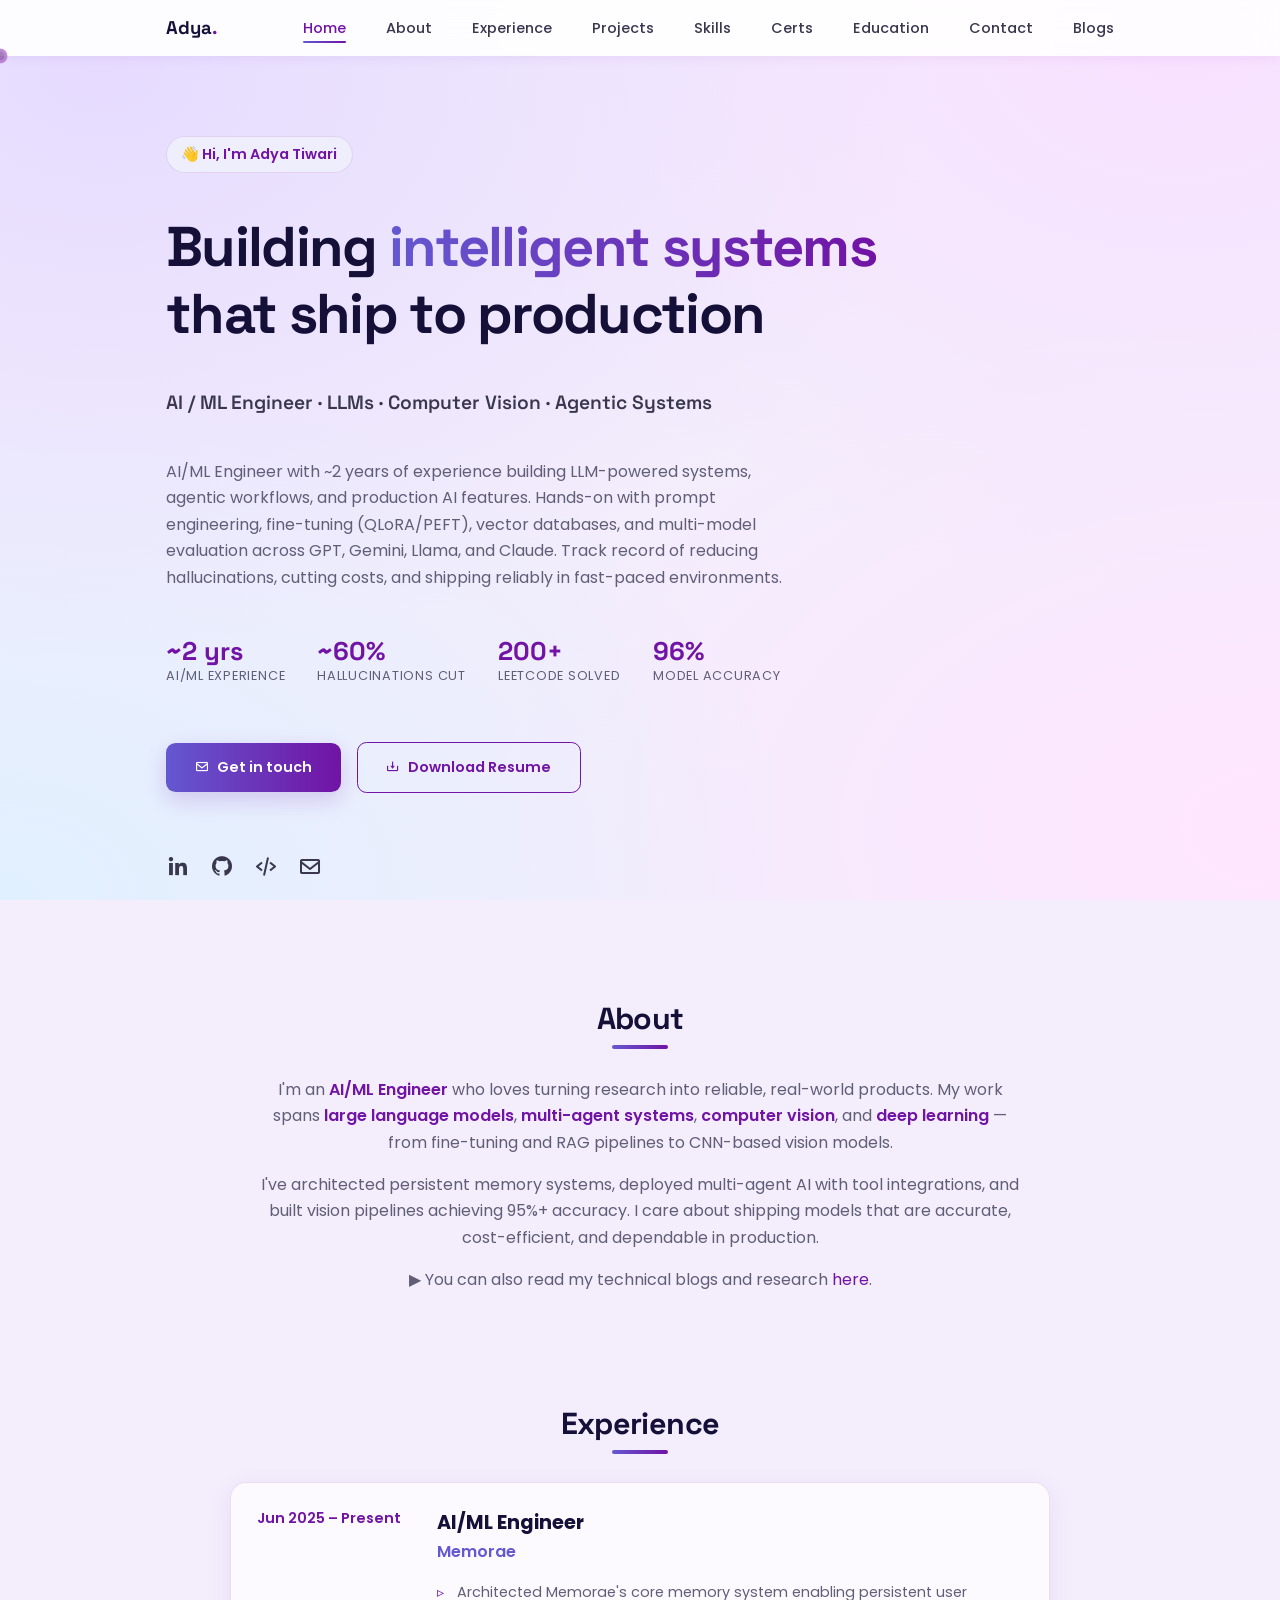
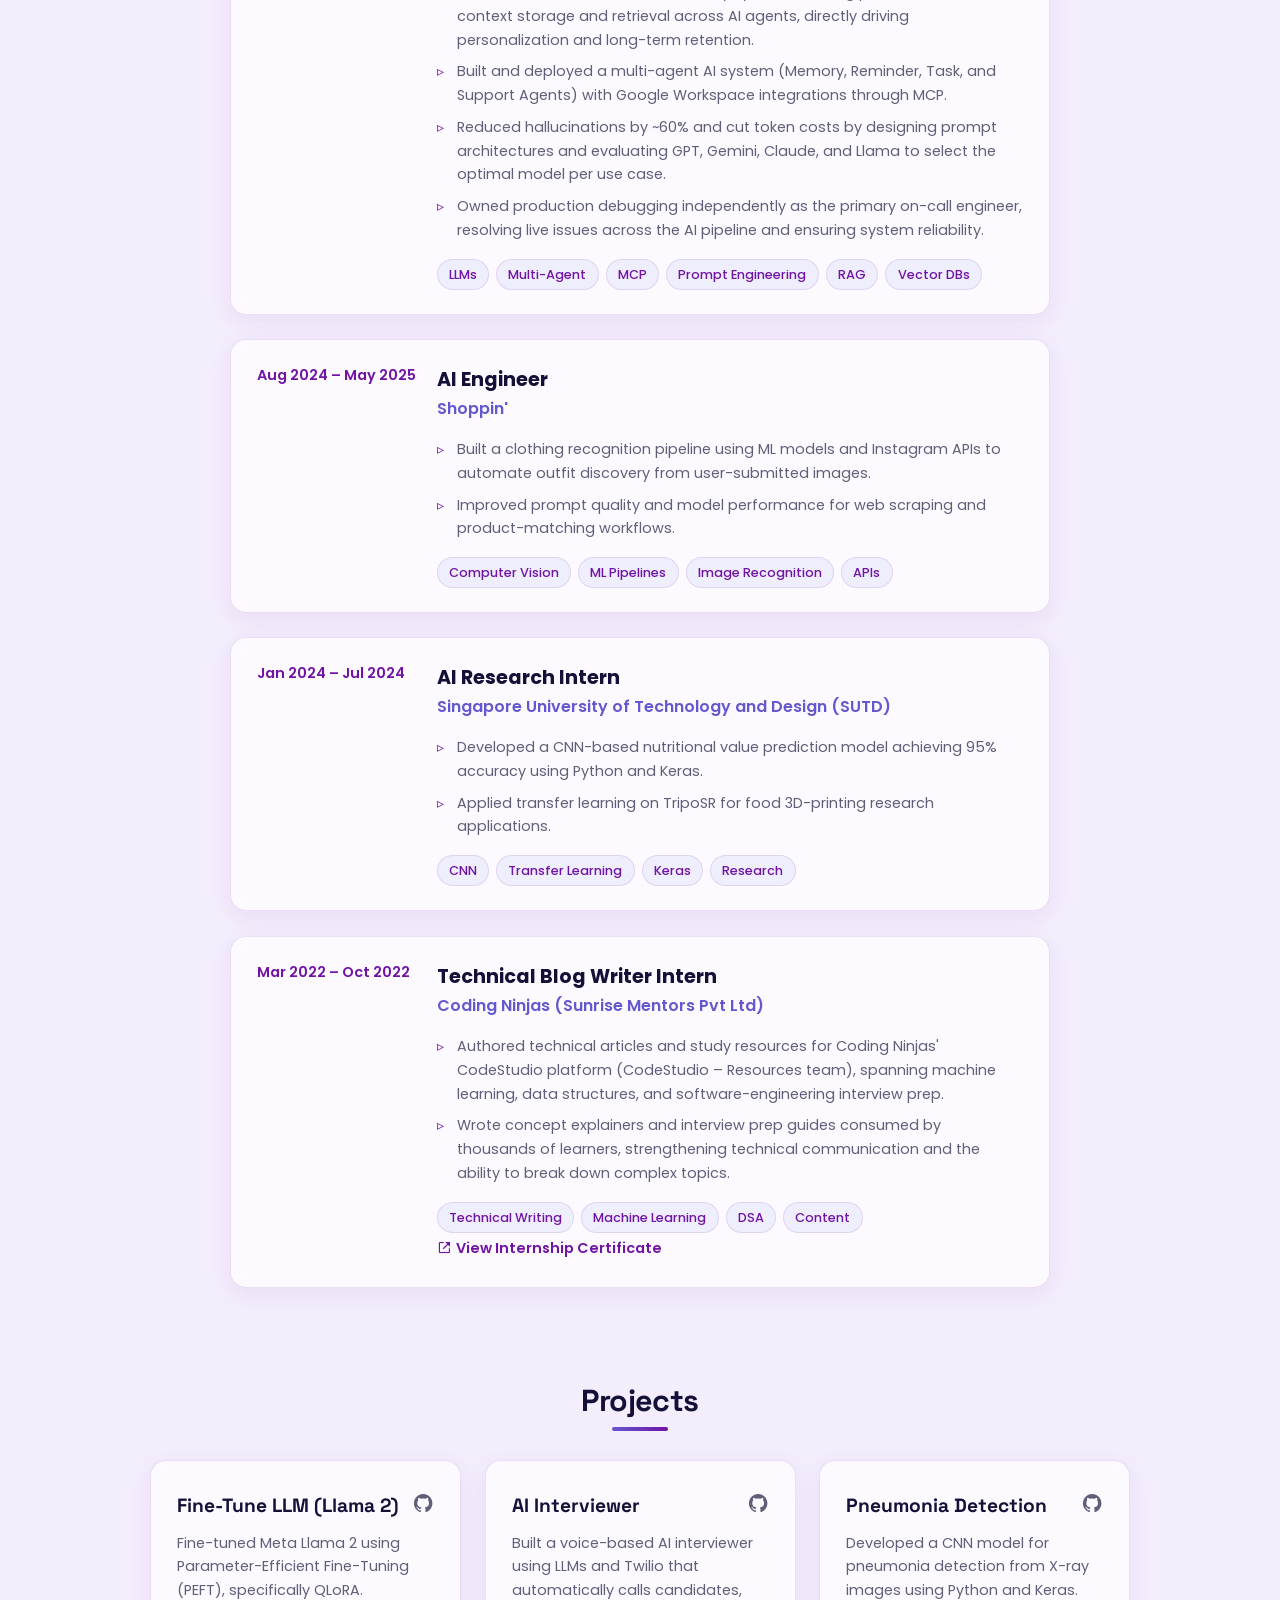
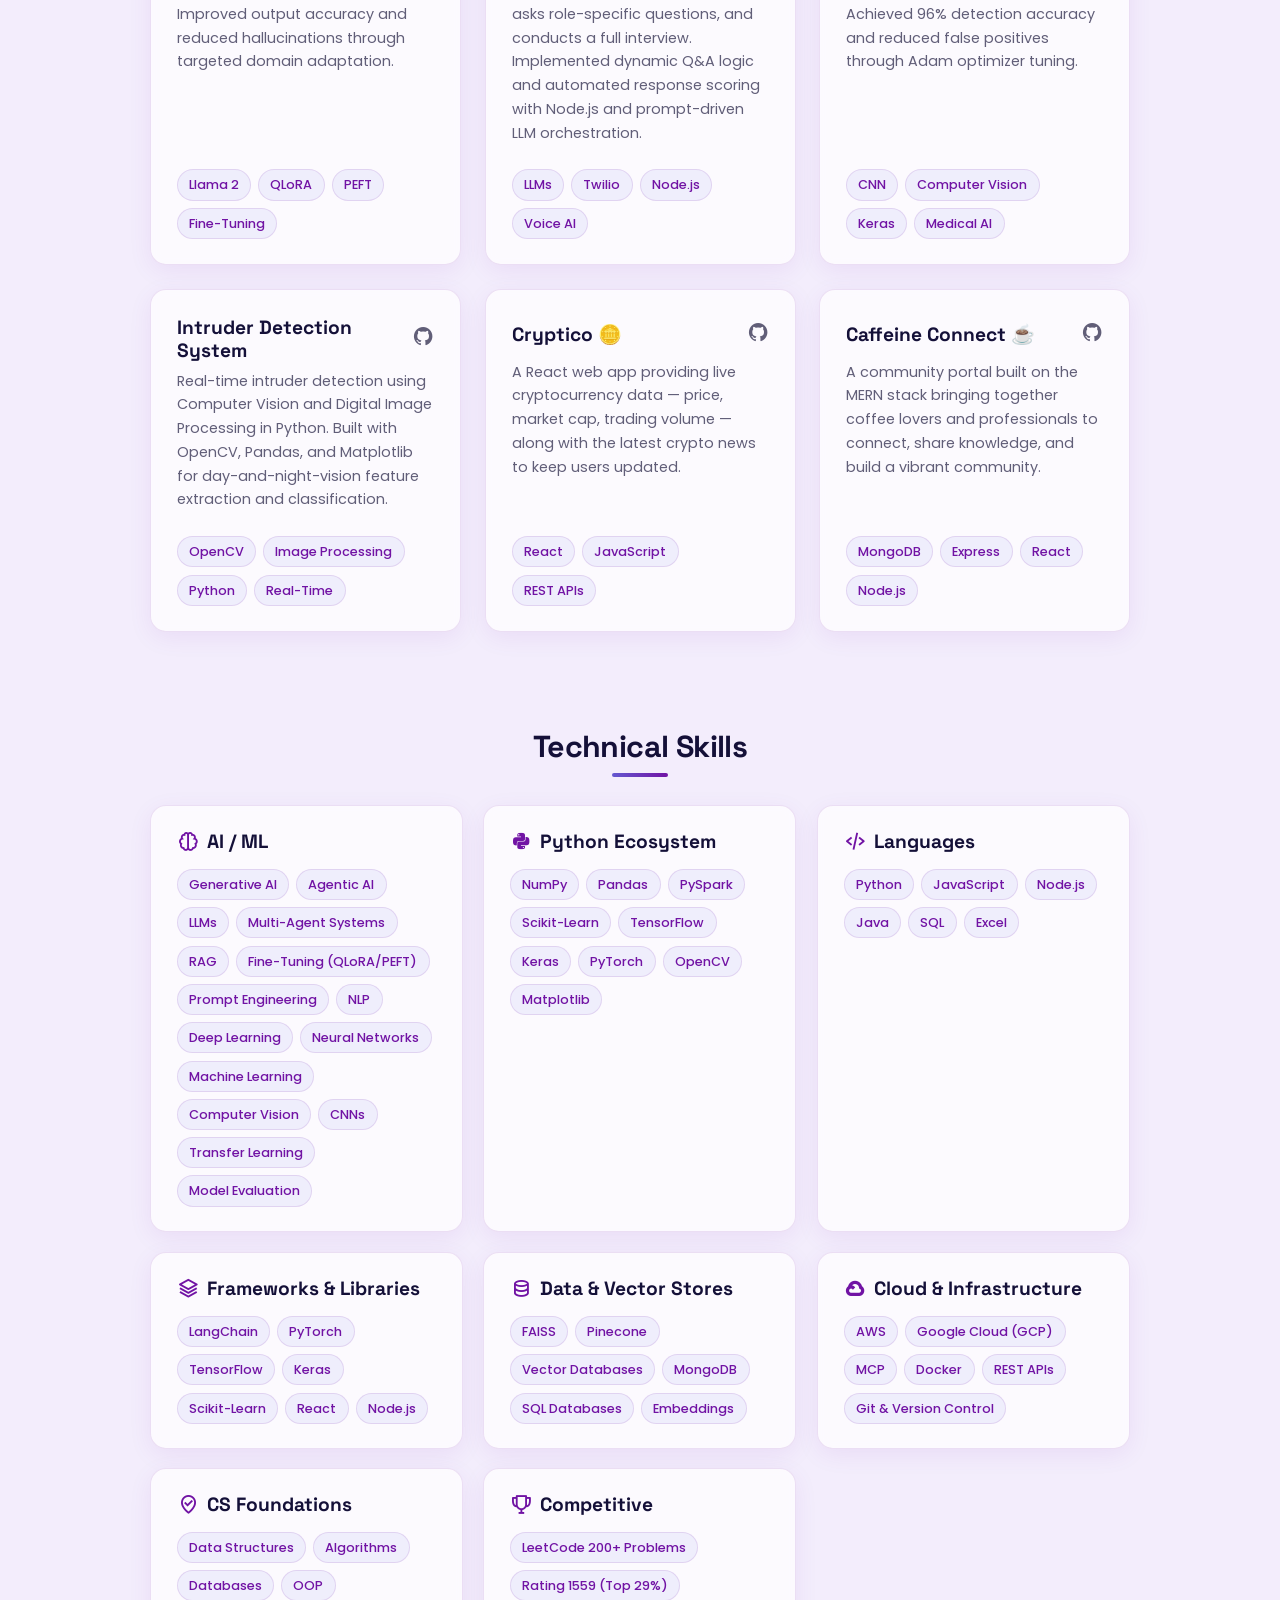
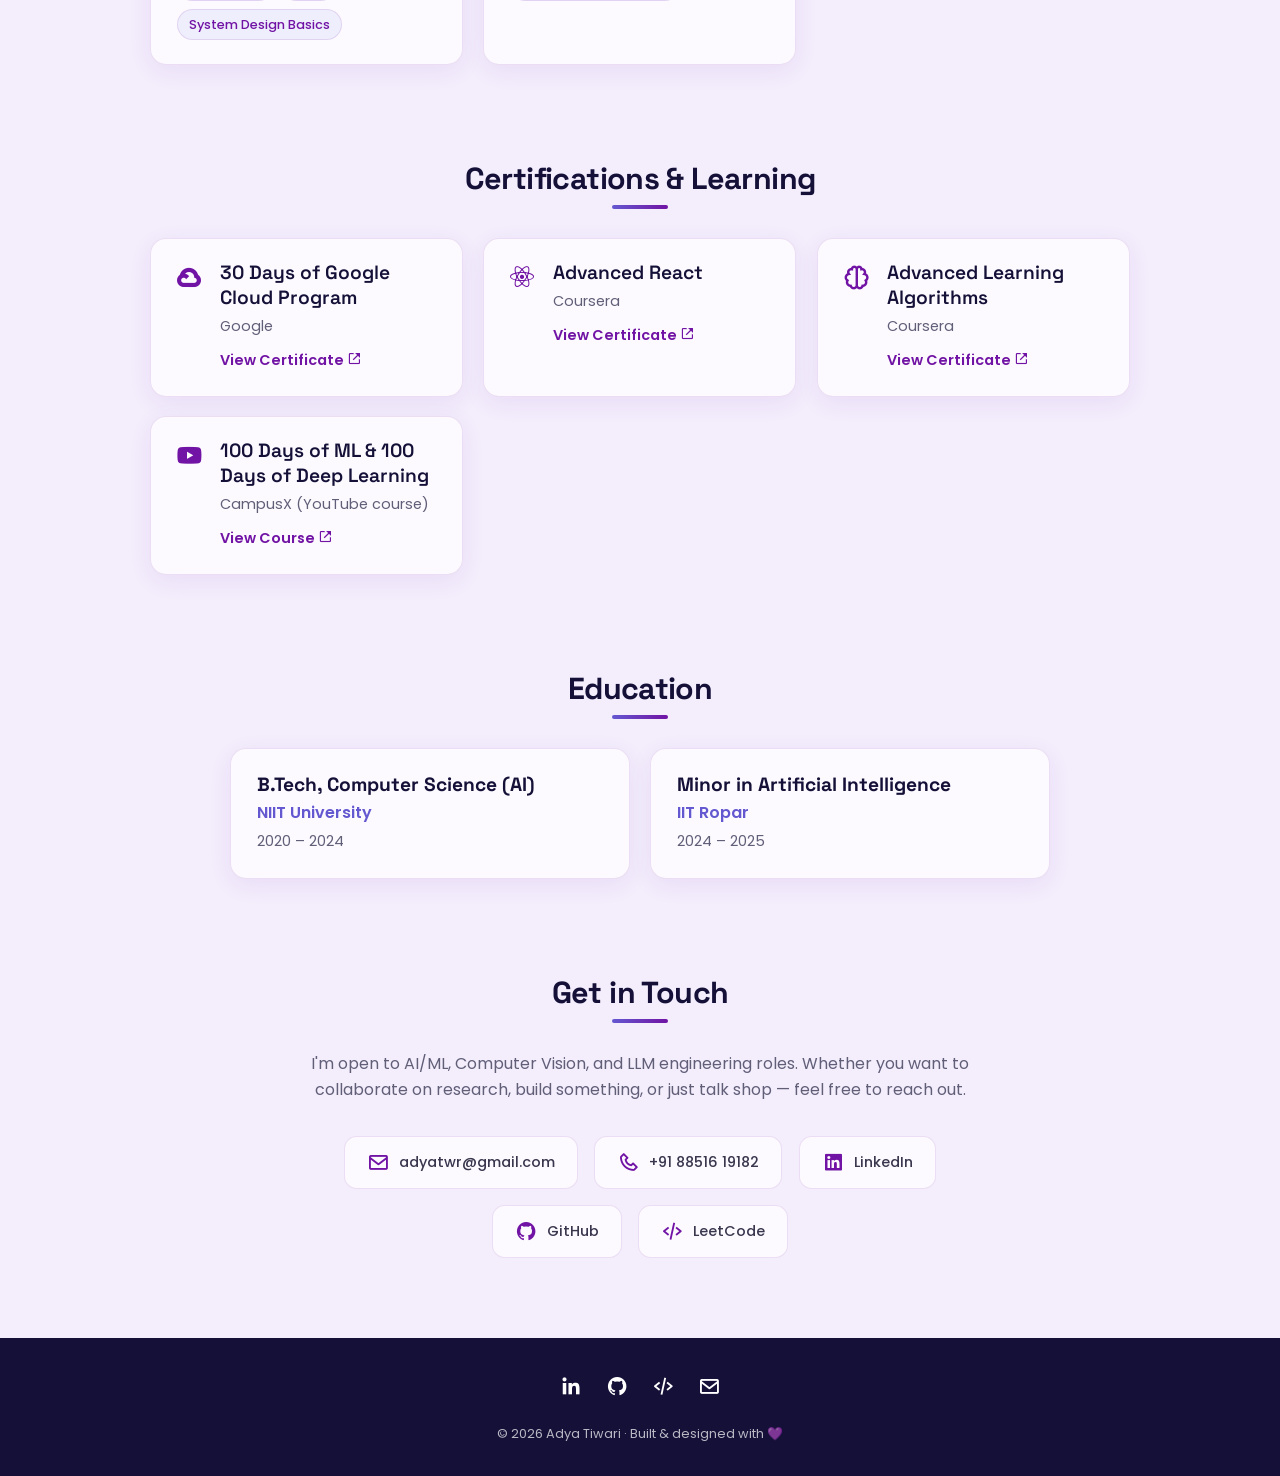
<file: index.html>
<!DOCTYPE html>
<html lang="en">

<head>
    <link rel="icon" type="image/png" href="assets/img/tab.png">
    <meta charset="UTF-8">
    <meta name="viewport" content="width=device-width, initial-scale=1.0">
    <meta name="description" content="Adya Tiwari — AI/ML Engineer building LLM-powered systems, agentic workflows, and production AI features.">
    <link rel="stylesheet" href="assets/css/styles.css?v=4">

    <!-- =====BOX ICONS===== -->
    <link href='https://cdn.jsdelivr.net/npm/boxicons@2.1.4/css/boxicons.min.css' rel='stylesheet'>

    <title>Adya Tiwari — AI/ML Engineer</title>
</head>

<body>
    <div class="cursor"></div>
    <div class="cursor-shadow"></div>

    <!--===== HEADER =====-->
    <header class="l-header">
        <nav class="nav">
            <a href="#home" class="nav__logo">Adya<span>.</span></a>

            <div class="nav__menu" id="nav-menu">
                <ul class="nav__list">
                    <li class="nav__item"><a href="#home" class="nav__link active">Home</a></li>
                    <li class="nav__item"><a href="#about" class="nav__link">About</a></li>
                    <li class="nav__item"><a href="#experience" class="nav__link">Experience</a></li>
                    <li class="nav__item"><a href="#projects" class="nav__link">Projects</a></li>
                    <li class="nav__item"><a href="#skills" class="nav__link">Skills</a></li>
                    <li class="nav__item"><a href="#certifications" class="nav__link">Certs</a></li>
                    <li class="nav__item"><a href="#education" class="nav__link">Education</a></li>
                    <li class="nav__item"><a href="#contact" class="nav__link">Contact</a></li>
                    <li class="nav__item"><a href="blog.html" class="nav__link">Blogs</a></li>
                </ul>
            </div>

            <div class="nav__toggle" id="nav-toggle">
                <i class='bx bx-menu'></i>
            </div>
        </nav>
    </header>

    <main class="l-main">
        <!--===== HOME / HERO =====-->
        <section class="home bd-grid" id="home">
            <div class="home__container">
                <span class="home__greeting">👋 Hi, I'm Adya Tiwari</span>
                <h1 class="home__title">Building <span class="home__title-color">intelligent systems</span><br>that ship to production</h1>
                <p class="home__role">AI / ML Engineer · LLMs · Computer Vision · Agentic Systems</p>
                <p class="home__text">
                    AI/ML Engineer with ~2 years of experience building LLM-powered systems, agentic workflows, and
                    production AI features. Hands-on with prompt engineering, fine-tuning (QLoRA/PEFT), vector databases,
                    and multi-model evaluation across GPT, Gemini, Llama, and Claude. Track record of reducing
                    hallucinations, cutting costs, and shipping reliably in fast-paced environments.
                </p>

                <div class="home__stats">
                    <div class="stat">
                        <div class="stat__number">~2 yrs</div>
                        <div class="stat__label">AI/ML Experience</div>
                    </div>
                    <div class="stat">
                        <div class="stat__number">~60%</div>
                        <div class="stat__label">Hallucinations Cut</div>
                    </div>
                    <div class="stat">
                        <div class="stat__number">200+</div>
                        <div class="stat__label">LeetCode Solved</div>
                    </div>
                    <div class="stat">
                        <div class="stat__number">96%</div>
                        <div class="stat__label">Model Accuracy</div>
                    </div>
                </div>

                <div class="home__actions">
                    <a href="#contact" class="button"><i class='bx bx-envelope'></i> Get in touch</a>
                    <a href="assets/img/Adya_Tiwari_CV.pdf" class="button button--ghost" download="Adya_Tiwari_Resume.pdf"><i class='bx bx-download'></i> Download Resume</a>
                </div>

                <div class="home__social">
                    <a href="https://www.linkedin.com/in/adya-tiwari-71a06b21b/" class="home__social-icon" aria-label="LinkedIn" target="_blank" rel="noopener"><i class='bx bxl-linkedin'></i></a>
                    <a href="https://github.com/adya14" class="home__social-icon" aria-label="GitHub" target="_blank" rel="noopener"><i class='bx bxl-github'></i></a>
                    <a href="https://leetcode.com/u/adya_twr14/" class="home__social-icon" aria-label="LeetCode" target="_blank" rel="noopener"><i class='bx bx-code-alt'></i></a>
                    <a href="mailto:adyatwr@gmail.com" class="home__social-icon" aria-label="Email"><i class='bx bx-envelope'></i></a>
                </div>
            </div>
        </section>

        <!--===== ABOUT =====-->
        <section class="about section" id="about">
            <h2 class="section-title">About</h2>
            <div class="about__container">
                <p class="about__text">
                    I'm an <span class="about__highlight">AI/ML Engineer</span> who loves turning research into reliable,
                    real-world products. My work spans <span class="about__highlight">large language models</span>,
                    <span class="about__highlight">multi-agent systems</span>, <span class="about__highlight">computer vision</span>,
                    and <span class="about__highlight">deep learning</span> — from fine-tuning and RAG pipelines to
                    CNN-based vision models.
                </p>
                <p class="about__text">
                    I've architected persistent memory systems, deployed multi-agent AI with tool integrations, and
                    built vision pipelines achieving 95%+ accuracy. I care about shipping models that are accurate,
                    cost-efficient, and dependable in production.
                </p>
                <p class="about__text">
                    ▶ You can also read my technical blogs and research <a href="blog.html">here</a>.
                </p>
            </div>
        </section>

        <!--===== EXPERIENCE =====-->
        <section class="experience section" id="experience">
            <h2 class="section-title">Experience</h2>
            <div class="timeline">

                <div class="exp card">
                    <div class="exp__date">Jun 2025 – Present</div>
                    <div class="exp__body">
                        <div class="exp__role">AI/ML Engineer</div>
                        <div class="exp__company">Memorae</div>
                        <ul class="exp__list">
                            <li>Architected Memorae's core memory system enabling persistent user context storage and retrieval across AI agents, directly driving personalization and long-term retention.</li>
                            <li>Built and deployed a multi-agent AI system (Memory, Reminder, Task, and Support Agents) with Google Workspace integrations through MCP.</li>
                            <li>Reduced hallucinations by ~60% and cut token costs by designing prompt architectures and evaluating GPT, Gemini, Claude, and Llama to select the optimal model per use case.</li>
                            <li>Owned production debugging independently as the primary on-call engineer, resolving live issues across the AI pipeline and ensuring system reliability.</li>
                        </ul>
                        <div class="tags">
                            <span class="tag">LLMs</span><span class="tag">Multi-Agent</span><span class="tag">MCP</span>
                            <span class="tag">Prompt Engineering</span><span class="tag">RAG</span><span class="tag">Vector DBs</span>
                        </div>
                    </div>
                </div>

                <div class="exp card">
                    <div class="exp__date">Aug 2024 – May 2025</div>
                    <div class="exp__body">
                        <div class="exp__role">AI Engineer</div>
                        <div class="exp__company">Shoppin'</div>
                        <ul class="exp__list">
                            <li>Built a clothing recognition pipeline using ML models and Instagram APIs to automate outfit discovery from user-submitted images.</li>
                            <li>Improved prompt quality and model performance for web scraping and product-matching workflows.</li>
                        </ul>
                        <div class="tags">
                            <span class="tag">Computer Vision</span><span class="tag">ML Pipelines</span>
                            <span class="tag">Image Recognition</span><span class="tag">APIs</span>
                        </div>
                    </div>
                </div>

                <div class="exp card">
                    <div class="exp__date">Jan 2024 – Jul 2024</div>
                    <div class="exp__body">
                        <div class="exp__role">AI Research Intern</div>
                        <div class="exp__company">Singapore University of Technology and Design (SUTD)</div>
                        <ul class="exp__list">
                            <li>Developed a CNN-based nutritional value prediction model achieving 95% accuracy using Python and Keras.</li>
                            <li>Applied transfer learning on TripoSR for food 3D-printing research applications.</li>
                        </ul>
                        <div class="tags">
                            <span class="tag">CNN</span><span class="tag">Transfer Learning</span>
                            <span class="tag">Keras</span><span class="tag">Research</span>
                        </div>
                    </div>
                </div>

                <div class="exp card">
                    <div class="exp__date">Mar 2022 – Oct 2022</div>
                    <div class="exp__body">
                        <div class="exp__role">Technical Blog Writer Intern</div>
                        <div class="exp__company">Coding Ninjas (Sunrise Mentors Pvt Ltd)</div>
                        <ul class="exp__list">
                            <li>Authored technical articles and study resources for Coding Ninjas' CodeStudio platform (CodeStudio – Resources team), spanning machine learning, data structures, and software-engineering interview prep.</li>
                            <li>Wrote concept explainers and interview prep guides consumed by thousands of learners, strengthening technical communication and the ability to break down complex topics.</li>
                        </ul>
                        <div class="tags">
                            <span class="tag">Technical Writing</span><span class="tag">Machine Learning</span>
                            <span class="tag">DSA</span><span class="tag">Content</span>
                        </div>
                        <a href="https://drive.google.com/file/d/1HQf8Rk5BC5flDNzxxmzisLjdI1o7souH/view?usp=sharing" class="exp__cert" target="_blank" rel="noopener"><i class='bx bx-link-external'></i> View Internship Certificate</a>
                    </div>
                </div>

            </div>
        </section>

        <!--===== PROJECTS =====-->
        <section class="projects section" id="projects">
            <h2 class="section-title">Projects</h2>
            <div class="projects__grid">

                <div class="project card">
                    <div class="project__head">
                        <h3 class="project__title">Fine-Tune LLM (Llama 2)</h3>
                        <a href="https://github.com/adya14" class="project__link" aria-label="View on GitHub" target="_blank" rel="noopener"><i class='bx bxl-github'></i></a>
                    </div>
                    <p class="project__text">
                        Fine-tuned Meta Llama 2 using Parameter-Efficient Fine-Tuning (PEFT), specifically QLoRA.
                        Improved output accuracy and reduced hallucinations through targeted domain adaptation.
                    </p>
                    <div class="tags">
                        <span class="tag">Llama 2</span><span class="tag">QLoRA</span><span class="tag">PEFT</span><span class="tag">Fine-Tuning</span>
                    </div>
                </div>

                <div class="project card">
                    <div class="project__head">
                        <h3 class="project__title">AI Interviewer</h3>
                        <a href="https://github.com/adya14" class="project__link" aria-label="View on GitHub" target="_blank" rel="noopener"><i class='bx bxl-github'></i></a>
                    </div>
                    <p class="project__text">
                        Built a voice-based AI interviewer using LLMs and Twilio that automatically calls candidates,
                        asks role-specific questions, and conducts a full interview. Implemented dynamic Q&amp;A logic and
                        automated response scoring with Node.js and prompt-driven LLM orchestration.
                    </p>
                    <div class="tags">
                        <span class="tag">LLMs</span><span class="tag">Twilio</span><span class="tag">Node.js</span><span class="tag">Voice AI</span>
                    </div>
                </div>

                <div class="project card">
                    <div class="project__head">
                        <h3 class="project__title">Pneumonia Detection</h3>
                        <a href="https://github.com/adya14" class="project__link" aria-label="View on GitHub" target="_blank" rel="noopener"><i class='bx bxl-github'></i></a>
                    </div>
                    <p class="project__text">
                        Developed a CNN model for pneumonia detection from X-ray images using Python and Keras.
                        Achieved 96% detection accuracy and reduced false positives through Adam optimizer tuning.
                    </p>
                    <div class="tags">
                        <span class="tag">CNN</span><span class="tag">Computer Vision</span><span class="tag">Keras</span><span class="tag">Medical AI</span>
                    </div>
                </div>

                <div class="project card">
                    <div class="project__head">
                        <h3 class="project__title">Intruder Detection System</h3>
                        <a href="https://github.com/adya14/Intruder-detection-system" class="project__link" aria-label="View on GitHub" target="_blank" rel="noopener"><i class='bx bxl-github'></i></a>
                    </div>
                    <p class="project__text">
                        Real-time intruder detection using Computer Vision and Digital Image Processing in Python.
                        Built with OpenCV, Pandas, and Matplotlib for day-and-night-vision feature extraction and
                        classification.
                    </p>
                    <div class="tags">
                        <span class="tag">OpenCV</span><span class="tag">Image Processing</span><span class="tag">Python</span><span class="tag">Real-Time</span>
                    </div>
                </div>

                <div class="project card">
                    <div class="project__head">
                        <h3 class="project__title">Cryptico 🪙</h3>
                        <a href="https://github.com/adya14/Criptico" class="project__link" aria-label="View on GitHub" target="_blank" rel="noopener"><i class='bx bxl-github'></i></a>
                    </div>
                    <p class="project__text">
                        A React web app providing live cryptocurrency data — price, market cap, trading volume — along
                        with the latest crypto news to keep users updated.
                    </p>
                    <div class="tags">
                        <span class="tag">React</span><span class="tag">JavaScript</span><span class="tag">REST APIs</span>
                    </div>
                </div>

                <div class="project card">
                    <div class="project__head">
                        <h3 class="project__title">Caffeine Connect ☕</h3>
                        <a href="https://github.com/adya14/CoffeeCaps" class="project__link" aria-label="View on GitHub" target="_blank" rel="noopener"><i class='bx bxl-github'></i></a>
                    </div>
                    <p class="project__text">
                        A community portal built on the MERN stack bringing together coffee lovers and professionals to
                        connect, share knowledge, and build a vibrant community.
                    </p>
                    <div class="tags">
                        <span class="tag">MongoDB</span><span class="tag">Express</span><span class="tag">React</span><span class="tag">Node.js</span>
                    </div>
                </div>

            </div>
        </section>

        <!--===== SKILLS =====-->
        <section class="skills section" id="skills">
            <h2 class="section-title">Technical Skills</h2>
            <div class="skills__grid">

                <div class="skill__group card">
                    <h3><i class='bx bx-brain'></i> AI / ML</h3>
                    <div class="tags">
                        <span class="tag">Generative AI</span><span class="tag">Agentic AI</span><span class="tag">LLMs</span>
                        <span class="tag">Multi-Agent Systems</span><span class="tag">RAG</span>
                        <span class="tag">Fine-Tuning (QLoRA/PEFT)</span><span class="tag">Prompt Engineering</span>
                        <span class="tag">NLP</span><span class="tag">Deep Learning</span><span class="tag">Neural Networks</span>
                        <span class="tag">Machine Learning</span><span class="tag">Computer Vision</span><span class="tag">CNNs</span>
                        <span class="tag">Transfer Learning</span><span class="tag">Model Evaluation</span>
                    </div>
                </div>

                <div class="skill__group card">
                    <h3><i class='bx bxl-python'></i> Python Ecosystem</h3>
                    <div class="tags">
                        <span class="tag">NumPy</span><span class="tag">Pandas</span><span class="tag">PySpark</span>
                        <span class="tag">Scikit-Learn</span><span class="tag">TensorFlow</span><span class="tag">Keras</span>
                        <span class="tag">PyTorch</span><span class="tag">OpenCV</span><span class="tag">Matplotlib</span>
                    </div>
                </div>

                <div class="skill__group card">
                    <h3><i class='bx bx-code-alt'></i> Languages</h3>
                    <div class="tags">
                        <span class="tag">Python</span><span class="tag">JavaScript</span><span class="tag">Node.js</span>
                        <span class="tag">Java</span><span class="tag">SQL</span><span class="tag">Excel</span>
                    </div>
                </div>

                <div class="skill__group card">
                    <h3><i class='bx bx-layer'></i> Frameworks &amp; Libraries</h3>
                    <div class="tags">
                        <span class="tag">LangChain</span><span class="tag">PyTorch</span><span class="tag">TensorFlow</span>
                        <span class="tag">Keras</span><span class="tag">Scikit-Learn</span><span class="tag">React</span>
                        <span class="tag">Node.js</span>
                    </div>
                </div>

                <div class="skill__group card">
                    <h3><i class='bx bx-data'></i> Data &amp; Vector Stores</h3>
                    <div class="tags">
                        <span class="tag">FAISS</span><span class="tag">Pinecone</span><span class="tag">Vector Databases</span>
                        <span class="tag">MongoDB</span><span class="tag">SQL Databases</span><span class="tag">Embeddings</span>
                    </div>
                </div>

                <div class="skill__group card">
                    <h3><i class='bx bxl-google-cloud'></i> Cloud &amp; Infrastructure</h3>
                    <div class="tags">
                        <span class="tag">AWS</span><span class="tag">Google Cloud (GCP)</span><span class="tag">MCP</span>
                        <span class="tag">Docker</span><span class="tag">REST APIs</span><span class="tag">Git &amp; Version Control</span>
                    </div>
                </div>

                <div class="skill__group card">
                    <h3><i class='bx bx-been-here'></i> CS Foundations</h3>
                    <div class="tags">
                        <span class="tag">Data Structures</span><span class="tag">Algorithms</span><span class="tag">Databases</span>
                        <span class="tag">OOP</span><span class="tag">System Design Basics</span>
                    </div>
                </div>

                <div class="skill__group card">
                    <h3><i class='bx bx-trophy'></i> Competitive</h3>
                    <div class="tags">
                        <span class="tag">LeetCode 200+ Problems</span><span class="tag">Rating 1559 (Top 29%)</span>
                    </div>
                </div>

            </div>
        </section>

        <!--===== CERTIFICATIONS =====-->
        <section class="certifications section" id="certifications">
            <h2 class="section-title">Certifications &amp; Learning</h2>
            <div class="certs__grid">

                <div class="cert card">
                    <i class='bx bxl-google-cloud cert__icon'></i>
                    <div>
                        <h3 class="cert__title">30 Days of Google Cloud Program</h3>
                        <p class="cert__issuer">Google</p>
                        <a href="https://drive.google.com/file/d/1Qf5qaCfXYoKmX--ok8FXgTMNsObrI7Uv/view?usp=sharing" class="cert__link" target="_blank" rel="noopener">View Certificate <i class='bx bx-link-external'></i></a>
                    </div>
                </div>

                <div class="cert card">
                    <i class='bx bxl-react cert__icon'></i>
                    <div>
                        <h3 class="cert__title">Advanced React</h3>
                        <p class="cert__issuer">Coursera</p>
                        <a href="https://www.coursera.org/account/accomplishments/verify/KEY2WDEUEPRG?utm_source=link&utm_medium=certificate&utm_content=cert_image&utm_campaign=sharing_cta&utm_product=course" class="cert__link" target="_blank" rel="noopener">View Certificate <i class='bx bx-link-external'></i></a>
                    </div>
                </div>

                <div class="cert card">
                    <i class='bx bx-brain cert__icon'></i>
                    <div>
                        <h3 class="cert__title">Advanced Learning Algorithms</h3>
                        <p class="cert__issuer">Coursera</p>
                        <a href="https://coursera.org/share/b851c407e2a3502a09d8a2d25a0dcfa6" class="cert__link" target="_blank" rel="noopener">View Certificate <i class='bx bx-link-external'></i></a>
                    </div>
                </div>

                <div class="cert card">
                    <i class='bx bxl-youtube cert__icon'></i>
                    <div>
                        <h3 class="cert__title">100 Days of ML &amp; 100 Days of Deep Learning</h3>
                        <p class="cert__issuer">CampusX (YouTube course)</p>
                        <a href="https://www.youtube.com/playlist?list=PLKnIA16_Rmvbr7zKYQuBfsVkjoLcJgxHH" class="cert__link" target="_blank" rel="noopener">View Course <i class='bx bx-link-external'></i></a>
                    </div>
                </div>

            </div>
        </section>

        <!--===== EDUCATION =====-->
        <section class="education section" id="education">
            <h2 class="section-title">Education</h2>
            <div class="edu__grid">
                <div class="edu card">
                    <h3 class="edu__degree">B.Tech, Computer Science (AI)</h3>
                    <p class="edu__school">NIIT University</p>
                    <p class="edu__date">2020 – 2024</p>
                </div>
                <div class="edu card">
                    <h3 class="edu__degree">Minor in Artificial Intelligence</h3>
                    <p class="edu__school">IIT Ropar</p>
                    <p class="edu__date">2024 – 2025</p>
                </div>
            </div>
        </section>

        <!--===== CONTACT =====-->
        <section class="contact section" id="contact">
            <h2 class="section-title">Get in Touch</h2>
            <div class="contact__container">
                <p class="contact__text">
                    I'm open to AI/ML, Computer Vision, and LLM engineering roles. Whether you want to collaborate on
                    research, build something, or just talk shop — feel free to reach out.
                </p>
                <div class="contact__links">
                    <a href="mailto:adyatwr@gmail.com" class="contact__card"><i class='bx bx-envelope'></i> adyatwr@gmail.com</a>
                    <a href="tel:+918851619182" class="contact__card"><i class='bx bx-phone'></i> +91 88516 19182</a>
                    <a href="https://www.linkedin.com/in/adya-tiwari-71a06b21b/" class="contact__card" target="_blank" rel="noopener"><i class='bx bxl-linkedin-square'></i> LinkedIn</a>
                    <a href="https://github.com/adya14" class="contact__card" target="_blank" rel="noopener"><i class='bx bxl-github'></i> GitHub</a>
                    <a href="https://leetcode.com/u/adya_twr14/" class="contact__card" target="_blank" rel="noopener"><i class='bx bx-code-alt'></i> LeetCode</a>
                </div>
            </div>
        </section>
    </main>

    <!--===== FOOTER =====-->
    <footer class="footer">
        <div class="footer__social">
            <a href="https://www.linkedin.com/in/adya-tiwari-71a06b21b/" class="footer__icon" target="_blank" rel="noopener"><i class='bx bxl-linkedin'></i></a>
            <a href="https://github.com/adya14" class="footer__icon" target="_blank" rel="noopener"><i class='bx bxl-github'></i></a>
            <a href="https://leetcode.com/u/adya_twr14/" class="footer__icon" target="_blank" rel="noopener"><i class='bx bx-code-alt'></i></a>
            <a href="mailto:adyatwr@gmail.com" class="footer__icon"><i class='bx bx-envelope'></i></a>
        </div>
        <p class="footer__copy">© 2026 Adya Tiwari · Built &amp; designed with 💜</p>
    </footer>

    <!--===== MAIN JS =====-->
    <script src="assets/js/main.js?v=4"></script>
</body>

</html>
</file>
<file: assets/css/styles.css>
@import url("https://fonts.googleapis.com/css2?family=Poppins:wght@300;400;500;600;700&family=Space+Grotesk:wght@400;500;600;700&display=swap");

/*===== VARIABLES =====*/
:root {
  --header-height: 3.5rem;
  --font-semi: 600;

  --hue-color: 246;
  --first-color: hsl(var(--hue-color), 56%, 58%);
  --first-color-light: hsl(var(--hue-color), 70%, 96%);
  --second-color: hsl(var(--hue-color), 56%, 14%);
  --accent-color: #7113a4;
  --text-color: hsl(var(--hue-color), 18%, 26%);
  --text-soft: hsl(var(--hue-color), 12%, 42%);
  --card-bg: rgba(255, 255, 255, 0.72);
  --card-border: rgba(113, 19, 164, 0.12);

  --body-font: 'Poppins', sans-serif;
  --title-font: 'Space Grotesk', 'Poppins', sans-serif;

  --big-font-size: 2.25rem;
  --h2-font-size: 1.35rem;
  --h3-font-size: 1.05rem;
  --normal-font-size: .95rem;
  --small-font-size: .85rem;
  --smaller-font-size: .75rem;

  --mb-1: .5rem;
  --mb-2: 1rem;
  --mb-3: 1.5rem;
  --mb-4: 2rem;
  --mb-5: 2.5rem;
  --mb-6: 3rem;

  --z-fixed: 100;
}

@media screen and (min-width: 968px) {
  :root {
    --big-font-size: 3.5rem;
    --h2-font-size: 1.9rem;
    --h3-font-size: 1.2rem;
    --normal-font-size: 1rem;
    --small-font-size: .9rem;
    --smaller-font-size: .8rem;
  }
}

/*===== BASE =====*/
*, ::before, ::after { box-sizing: border-box; }

html { scroll-behavior: smooth; }

body {
  margin: var(--header-height) 0 0 0;
  font-family: var(--body-font);
  font-size: var(--normal-font-size);
  color: var(--text-color);
  line-height: 1.65;
  background-color: rgb(243, 237, 252);
  background-image:
    radial-gradient(at 8% 8%, hsla(258, 100%, 93%, 1) 0px, transparent 50%),
    radial-gradient(at 92% 4%, hsla(286, 100%, 94%, 1) 0px, transparent 45%),
    radial-gradient(at 0% 100%, hsla(210, 100%, 94%, 1) 0px, transparent 45%),
    radial-gradient(at 100% 92%, hsla(300, 100%, 95%, 1) 0px, transparent 45%);
  background-attachment: fixed;
}

h1, h2, h3, h4, p, ul { margin: 0; }
h1, h2, h3, h4 { font-family: var(--title-font); color: var(--second-color); line-height: 1.2; }
ul { padding: 0; list-style: none; }
img { max-width: 100%; height: auto; display: block; }

a {
  color: var(--accent-color);
  text-decoration: none;
  transition: color .2s ease;
}
a:hover { color: var(--first-color); }

/*===== REUSABLE =====*/
.section { padding: 4rem var(--mb-2) 2rem; }

.section-title {
  position: relative;
  font-size: var(--h2-font-size);
  color: var(--second-color);
  margin-bottom: var(--mb-5);
  text-align: center;
  letter-spacing: -.02em;
}
.section-title::after {
  position: absolute;
  content: '';
  width: 56px;
  height: .22rem;
  border-radius: 4px;
  left: 0; right: 0;
  margin: auto;
  bottom: -.7rem;
  background: linear-gradient(90deg, var(--first-color), var(--accent-color));
}

.bd-grid {
  max-width: 980px;
  width: 100%;
  margin-left: auto;
  margin-right: auto;
  padding-left: var(--mb-2);
  padding-right: var(--mb-2);
}

/*===== HEADER / NAV (FIXED) =====*/
.l-header {
  width: 100%;
  position: fixed;
  top: 0; left: 0;
  z-index: var(--z-fixed);
  background-color: #ffffff;                 /* solid fallback */
  background-color: rgba(255, 255, 255, 0.9);
  backdrop-filter: blur(12px);
  -webkit-backdrop-filter: blur(12px);
  box-shadow: 0 1px 12px rgba(113, 19, 164, 0.08);
}

.nav {
  height: var(--header-height);
  display: flex;
  justify-content: space-between;
  align-items: center;
  font-weight: var(--font-semi);
  max-width: 980px;
  margin: 0 auto;
  padding: 0 var(--mb-2);
}

.nav__logo {
  color: var(--second-color);
  font-family: var(--title-font);
  font-weight: 700;
  font-size: 1.15rem;
}
.nav__logo span { color: var(--accent-color); }

.nav__list { display: flex; }

.nav__link {
  position: relative;
  color: var(--text-color);
  font-size: var(--small-font-size);
  font-weight: 500;
  transition: color .3s;
}
.nav__link:hover { color: var(--accent-color); }

.nav__link::after {
  position: absolute;
  content: '';
  width: 0;
  height: .14rem;
  left: 0; bottom: -.35rem;
  border-radius: 4px;
  background: linear-gradient(90deg, var(--first-color), var(--accent-color));
  transition: width .3s ease;
}
.nav__link:hover::after,
.nav__link.active::after { width: 100%; }
.nav__link.active { color: var(--accent-color); }

.nav__toggle {
  color: var(--second-color);
  font-size: 1.5rem;
  cursor: pointer;
}

@media screen and (max-width: 767px) {
  /* Solid header on mobile so the logo + menu icon are always clearly visible */
  .l-header { background-color: #ffffff; }

  .nav__menu {
    position: fixed;
    top: var(--header-height);
    right: -100%;
    width: 78%;
    max-width: 320px;
    height: calc(100vh - var(--header-height));
    padding: 2.5rem 1.75rem;
    background-color: var(--second-color);   /* solid dark panel */
    transition: right .35s ease;
    box-shadow: -8px 0 28px rgba(0, 0, 0, 0.35);
    overflow-y: auto;
  }
  .nav__list { flex-direction: column; }
  .nav__item { margin-bottom: var(--mb-4); }
  .nav__link {
    display: block;
    color: #fff;
    font-size: 1.05rem;
    padding: .35rem 0;
  }
  .nav__link:hover,
  .nav__link.active { color: #fff; }
  .nav__link.active::after,
  .nav__link:hover::after { background: #fff; }

  /* Dim overlay behind the open menu */
  .nav__overlay {
    position: fixed;
    inset: 0;
    background: rgba(20, 12, 35, 0.45);
    opacity: 0;
    visibility: hidden;
    transition: opacity .35s ease;
    z-index: calc(var(--z-fixed) - 1);
  }
  .nav__overlay.show { opacity: 1; visibility: visible; }
}
@media screen and (min-width: 768px) {
  .nav__item { margin-left: var(--mb-5); }
  .nav__toggle { display: none; }
  .nav__overlay { display: none; }
}

.show { right: 0 !important; }

/*===== HOME / HERO =====*/
.home {
  padding: 5rem var(--mb-2) 3rem;
}
.home__container {
  display: grid;
  gap: 1.5rem;
}
.home__greeting {
  display: inline-block;
  width: max-content;
  font-size: var(--small-font-size);
  font-weight: 600;
  color: var(--accent-color);
  background: var(--first-color-light);
  border: 1px solid var(--card-border);
  padding: .35rem .9rem;
  border-radius: 999px;
  margin-bottom: var(--mb-2);
}
.home__title {
  font-size: var(--big-font-size);
  letter-spacing: -.03em;
  margin-bottom: var(--mb-2);
}
.home__title-color {
  background: linear-gradient(90deg, var(--first-color), var(--accent-color));
  -webkit-background-clip: text;
  background-clip: text;
  -webkit-text-fill-color: transparent;
}
.home__role {
  font-family: var(--title-font);
  font-size: var(--h3-font-size);
  font-weight: 600;
  color: var(--text-color);
  margin-bottom: var(--mb-2);
}
.home__text {
  max-width: 640px;
  color: var(--text-soft);
  margin-bottom: var(--mb-3);
}

/*===== STATS =====*/
.home__stats {
  display: flex;
  flex-wrap: wrap;
  gap: 2rem;
  margin-bottom: var(--mb-4);
}
.stat__number {
  font-family: var(--title-font);
  font-size: 1.6rem;
  font-weight: 700;
  color: var(--accent-color);
  line-height: 1;
}
.stat__label {
  font-size: var(--smaller-font-size);
  color: var(--text-soft);
  text-transform: uppercase;
  letter-spacing: .06em;
}

.home__actions {
  display: flex;
  flex-wrap: wrap;
  align-items: center;
  gap: 1rem;
  margin-bottom: var(--mb-4);
}

.home__social { display: flex; gap: 1.25rem; }
.home__social-icon {
  font-size: 1.5rem;
  color: var(--text-color);
  transition: transform .3s, color .3s;
}
.home__social-icon:hover { color: var(--accent-color); transform: translateY(-3px); }

/*===== BUTTONS =====*/
.button {
  display: inline-flex;
  align-items: center;
  gap: .5rem;
  background: linear-gradient(90deg, var(--first-color), var(--accent-color));
  color: #fff;
  padding: .8rem 1.8rem;
  font-weight: var(--font-semi);
  font-size: var(--small-font-size);
  border-radius: .6rem;
  box-shadow: 0 8px 22px rgba(113, 19, 164, 0.18);
  transition: transform .25s, box-shadow .25s;
}
.button:hover {
  color: #fff;
  transform: translateY(-3px);
  box-shadow: 0 14px 30px rgba(113, 19, 164, 0.28);
}
.button--ghost {
  background: transparent;
  color: var(--accent-color);
  border: 1.5px solid var(--accent-color);
  box-shadow: none;
}
.button--ghost:hover { color: #fff; background: var(--accent-color); }

/*===== ABOUT =====*/
.about__container {
  max-width: 760px;
  margin: 0 auto;
  text-align: center;
}
.about__text {
  color: var(--text-soft);
  margin-bottom: var(--mb-2);
}
.about__highlight { color: var(--accent-color); font-weight: 600; }

/*===== CARD (shared) =====*/
.card {
  background: var(--card-bg);
  backdrop-filter: blur(6px);
  -webkit-backdrop-filter: blur(6px);
  border: 1px solid var(--card-border);
  border-radius: 1rem;
  box-shadow: 0 6px 24px rgba(113, 19, 164, 0.07);
  transition: transform .3s, box-shadow .3s;
}
.card:hover {
  transform: translateY(-4px);
  box-shadow: 0 16px 36px rgba(113, 19, 164, 0.14);
}

/*===== EXPERIENCE (timeline) =====*/
.timeline {
  max-width: 820px;
  margin: 0 auto;
  display: grid;
  gap: 1.5rem;
}
.exp {
  display: grid;
  grid-template-columns: 160px 1fr;
  gap: 1.25rem;
  padding: 1.5rem 1.6rem;
}
.exp__date {
  font-size: var(--small-font-size);
  font-weight: 600;
  color: var(--accent-color);
}
.exp__role {
  font-size: var(--h3-font-size);
  font-weight: 700;
  color: var(--second-color);
}
.exp__company {
  font-weight: 600;
  color: var(--first-color);
  margin-bottom: var(--mb-2);
}
.exp__list { display: grid; gap: .5rem; margin-bottom: var(--mb-2); }
.exp__list li {
  position: relative;
  padding-left: 1.25rem;
  color: var(--text-soft);
  font-size: var(--small-font-size);
}
.exp__list li::before {
  content: '▹';
  position: absolute;
  left: 0;
  color: var(--accent-color);
}
.exp__cert {
  display: inline-flex;
  align-items: center;
  gap: .35rem;
  margin-top: .25rem;
  font-size: var(--small-font-size);
  font-weight: 600;
  color: var(--accent-color);
}
.exp__cert:hover { color: var(--first-color); }

/*===== TAGS / CHIPS =====*/
.tags { display: flex; flex-wrap: wrap; gap: .45rem; }
.tag {
  font-size: var(--smaller-font-size);
  font-weight: 500;
  color: var(--accent-color);
  background: var(--first-color-light);
  border: 1px solid var(--card-border);
  padding: .25rem .7rem;
  border-radius: 999px;
}

/*===== PROJECTS =====*/
.projects__grid {
  display: grid;
  grid-template-columns: repeat(auto-fit, minmax(280px, 1fr));
  gap: 1.5rem;
  max-width: 980px;
  margin: 0 auto;
}
.project {
  display: flex;
  flex-direction: column;
  padding: 1.6rem;
}
.project__head {
  display: flex;
  align-items: center;
  justify-content: space-between;
  margin-bottom: var(--mb-1);
}
.project__title { font-size: var(--h3-font-size); font-weight: 700; }
.project__link { font-size: 1.4rem; color: var(--text-soft); }
.project__link:hover { color: var(--accent-color); }
.project__text {
  color: var(--text-soft);
  font-size: var(--small-font-size);
  margin-bottom: var(--mb-3);
  flex: 1;
}

/*===== SKILLS =====*/
.skills__grid {
  display: grid;
  grid-template-columns: repeat(auto-fit, minmax(280px, 1fr));
  gap: 1.25rem;
  max-width: 980px;
  margin: 0 auto;
}
.skill__group { padding: 1.5rem 1.6rem; }
.skill__group h3 {
  display: flex;
  align-items: center;
  gap: .55rem;
  font-size: var(--h3-font-size);
  margin-bottom: var(--mb-2);
  color: var(--second-color);
}
.skill__group h3 i { color: var(--accent-color); font-size: 1.4rem; }

/*===== CERTIFICATIONS =====*/
.certs__grid {
  display: grid;
  grid-template-columns: repeat(auto-fit, minmax(280px, 1fr));
  gap: 1.25rem;
  max-width: 980px;
  margin: 0 auto;
}
.cert {
  display: flex;
  align-items: flex-start;
  gap: 1rem;
  padding: 1.4rem 1.5rem;
}
.cert__icon {
  font-size: 1.8rem;
  color: var(--accent-color);
  flex-shrink: 0;
  margin-top: .15rem;
}
.cert__title { font-size: var(--h3-font-size); font-weight: 600; margin-bottom: .25rem; line-height: 1.3; }
.cert__issuer { font-size: var(--small-font-size); color: var(--text-soft); margin-bottom: var(--mb-1); }
.cert__link { font-size: var(--small-font-size); font-weight: 600; }

/*===== EDUCATION =====*/
.edu__grid {
  display: grid;
  grid-template-columns: repeat(auto-fit, minmax(300px, 1fr));
  gap: 1.25rem;
  max-width: 820px;
  margin: 0 auto;
}
.edu { padding: 1.5rem 1.6rem; }
.edu__degree { font-size: var(--h3-font-size); font-weight: 700; margin-bottom: .25rem; }
.edu__school { color: var(--first-color); font-weight: 600; margin-bottom: .25rem; }
.edu__date { font-size: var(--small-font-size); color: var(--text-soft); }

/*===== CONTACT =====*/
.contact__container {
  max-width: 680px;
  margin: 0 auto;
  text-align: center;
}
.contact__text { color: var(--text-soft); margin-bottom: var(--mb-4); }
.contact__links {
  display: flex;
  flex-wrap: wrap;
  justify-content: center;
  gap: 1rem;
}
.contact__card {
  display: flex;
  align-items: center;
  gap: .6rem;
  padding: .85rem 1.4rem;
  background: var(--card-bg);
  border: 1px solid var(--card-border);
  border-radius: .8rem;
  color: var(--text-color);
  font-weight: 500;
  font-size: var(--small-font-size);
  transition: transform .25s, box-shadow .25s, color .25s;
}
.contact__card:hover {
  color: var(--accent-color);
  transform: translateY(-3px);
  box-shadow: 0 12px 26px rgba(113, 19, 164, 0.14);
}
.contact__card i { font-size: 1.4rem; color: var(--accent-color); }

/*===== FOOTER =====*/
.footer {
  background: var(--second-color);
  color: #fff;
  text-align: center;
  padding: 2rem 0;
  margin-top: 3rem;
}
.footer__social { display: flex; justify-content: center; gap: 1.5rem; margin-bottom: var(--mb-2); }
.footer__icon { font-size: 1.4rem; color: #fff; transition: transform .3s, color .3s; }
.footer__icon:hover { color: var(--first-color); transform: translateY(-3px); }
.footer__copy { font-size: var(--smaller-font-size); color: rgba(255,255,255,.7); }

/*===== SCROLL REVEAL =====*/
/* Visible by default. The hidden->reveal effect only applies once JS adds the
   `js` class to <html>, so the page is never blank without/ before JS. */
.js .reveal {
  opacity: 0;
  transform: translateY(28px);
  transition: opacity .8s cubic-bezier(0.5, 0, 0, 1),
              transform .8s cubic-bezier(0.5, 0, 0, 1);
  will-change: opacity, transform;
}
.js .reveal.is-visible {
  opacity: 1;
  transform: none;
}
@media (prefers-reduced-motion: reduce) {
  .js .reveal { opacity: 1 !important; transform: none !important; transition: none; }
}

/*===== CUSTOM CURSOR =====*/
@media (pointer: fine) {
  body { cursor: none; }
  a, button, .nav__toggle { cursor: none; }
  .cursor {
    position: fixed;
    width: 15px;
    height: 15px;
    border-radius: 50%;
    background-color: #773a94a7;
    border: 3px solid #c88ee3a7;
    pointer-events: none;
    z-index: 9999;
    transform: translate(-50%, -50%);
    transition: transform 0.25s ease-in-out;
  }
}
@media (pointer: coarse) {
  .cursor, .cursor-shadow { display: none; }
}

/*===== RESPONSIVE =====*/
/* Offset anchored sections so the fixed header never covers their tops */
section[id] { scroll-margin-top: calc(var(--header-height) + 1rem); }

/* Tablets & small laptops */
@media screen and (max-width: 900px) {
  .bd-grid { max-width: 720px; }
}

/* Phones (landscape) and below */
@media screen and (max-width: 767px) {
  :root { --big-font-size: 2.1rem; }
  .section { padding: 3rem 1.4rem 1.5rem; }
  .home { padding: 3.5rem 1.4rem 2rem; }
  .home__title { font-size: var(--big-font-size); }
  .exp { grid-template-columns: 1fr; gap: .4rem; }
  .home__stats { gap: 1.5rem 2rem; }
  .projects__grid,
  .skills__grid,
  .certs__grid,
  .edu__grid { grid-template-columns: 1fr; }
}

/* Phones (portrait) */
@media screen and (max-width: 480px) {
  :root {
    --big-font-size: 1.85rem;
    --h2-font-size: 1.3rem;
    --h3-font-size: 1.05rem;
  }
  .home { padding: 3rem 1.4rem 1.5rem; }
  .home__greeting { white-space: normal; }
  .home__role { font-size: 1rem; }

  /* Stats: clean 2-up grid instead of an uneven wrap */
  .home__stats {
    display: grid;
    grid-template-columns: 1fr 1fr;
    gap: 1.25rem;
  }
  .stat__number { font-size: 1.35rem; }

  /* Full-width, comfortably tappable buttons */
  .home__actions { flex-direction: column; align-items: stretch; gap: .75rem; }
  .button { width: 100%; justify-content: center; padding: .9rem 1.5rem; }

  .home__social { justify-content: flex-start; gap: 1.5rem; }
  .home__social-icon { font-size: 1.6rem; }

  .exp, .project, .skill__group, .cert, .edu { padding: 1.25rem 1.2rem; }
  .exp__role { font-size: 1.1rem; }

  /* Contact links stack full-width for easy tapping */
  .contact__links { flex-direction: column; }
  .contact__card { width: 100%; justify-content: center; }

  .tag { font-size: .72rem; }
}

/* Very small phones */
@media screen and (max-width: 340px) {
  .home__stats { grid-template-columns: 1fr; }
}
</file>
